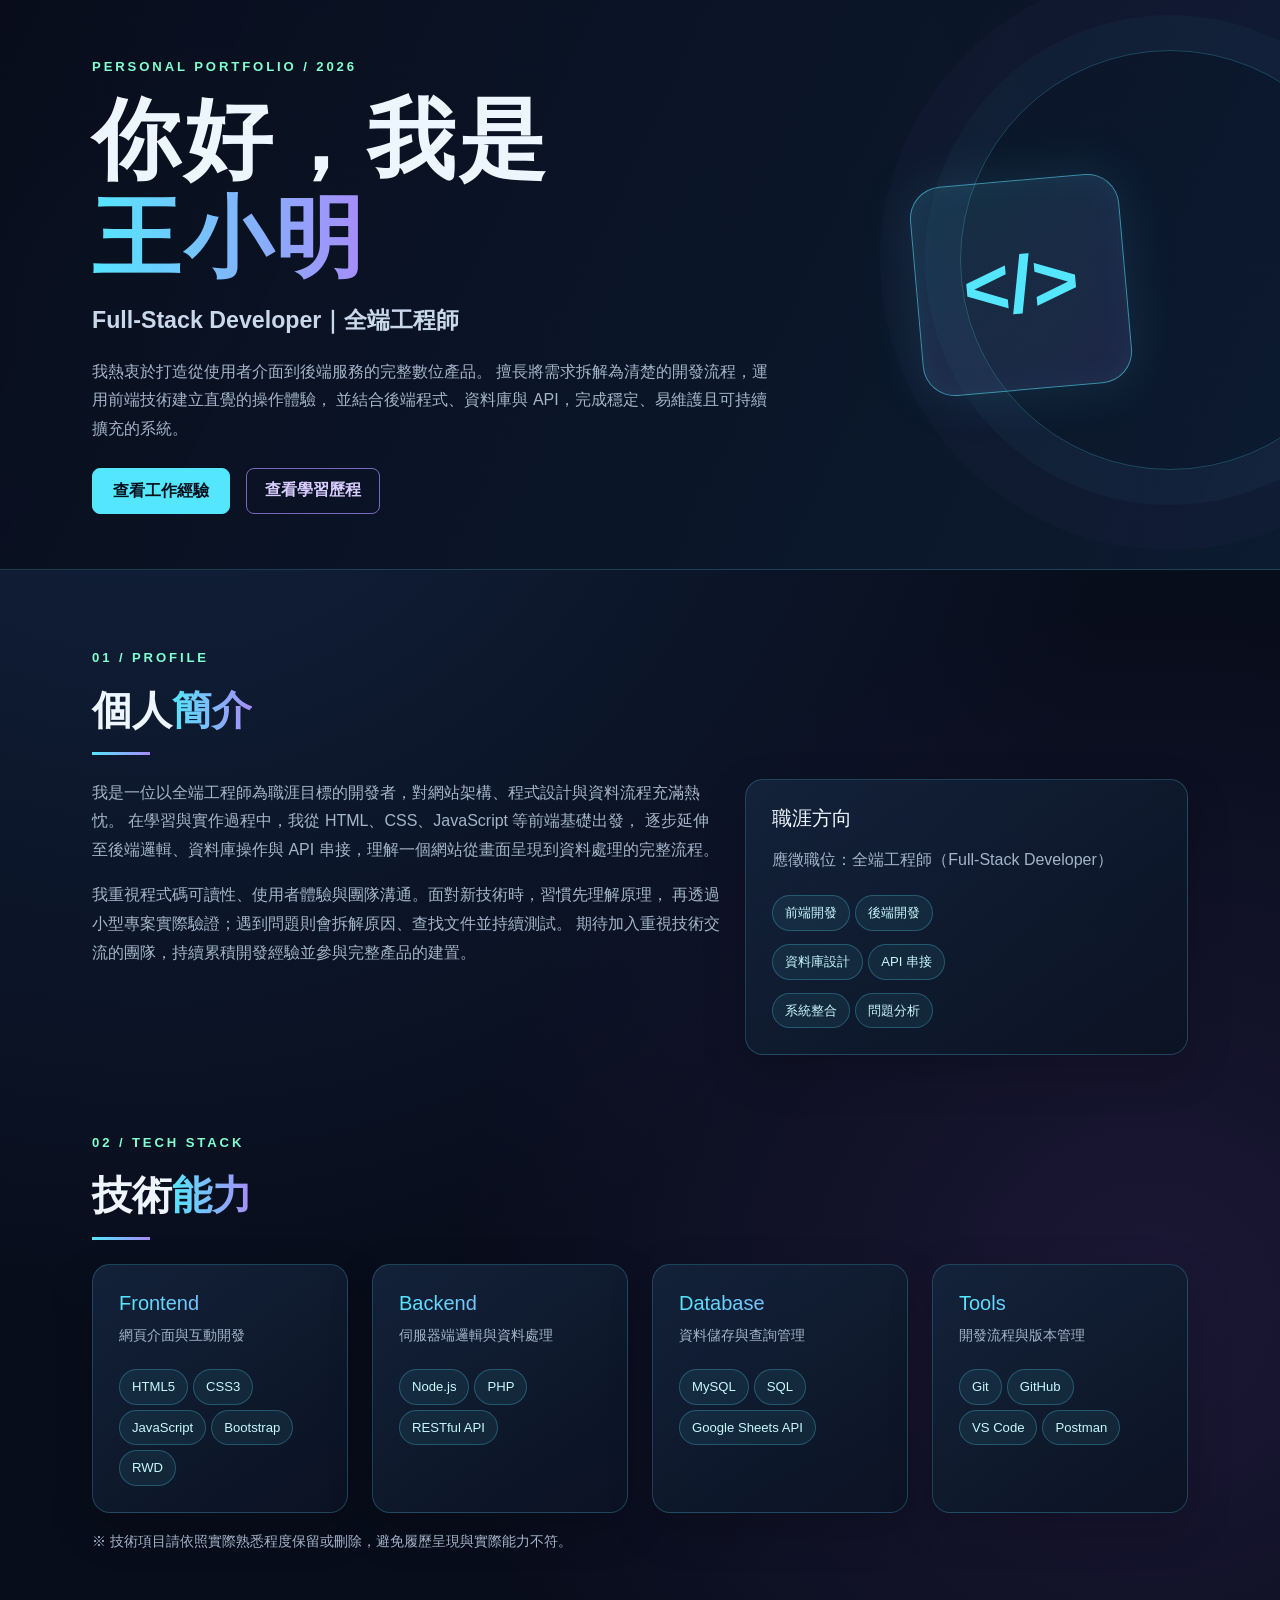
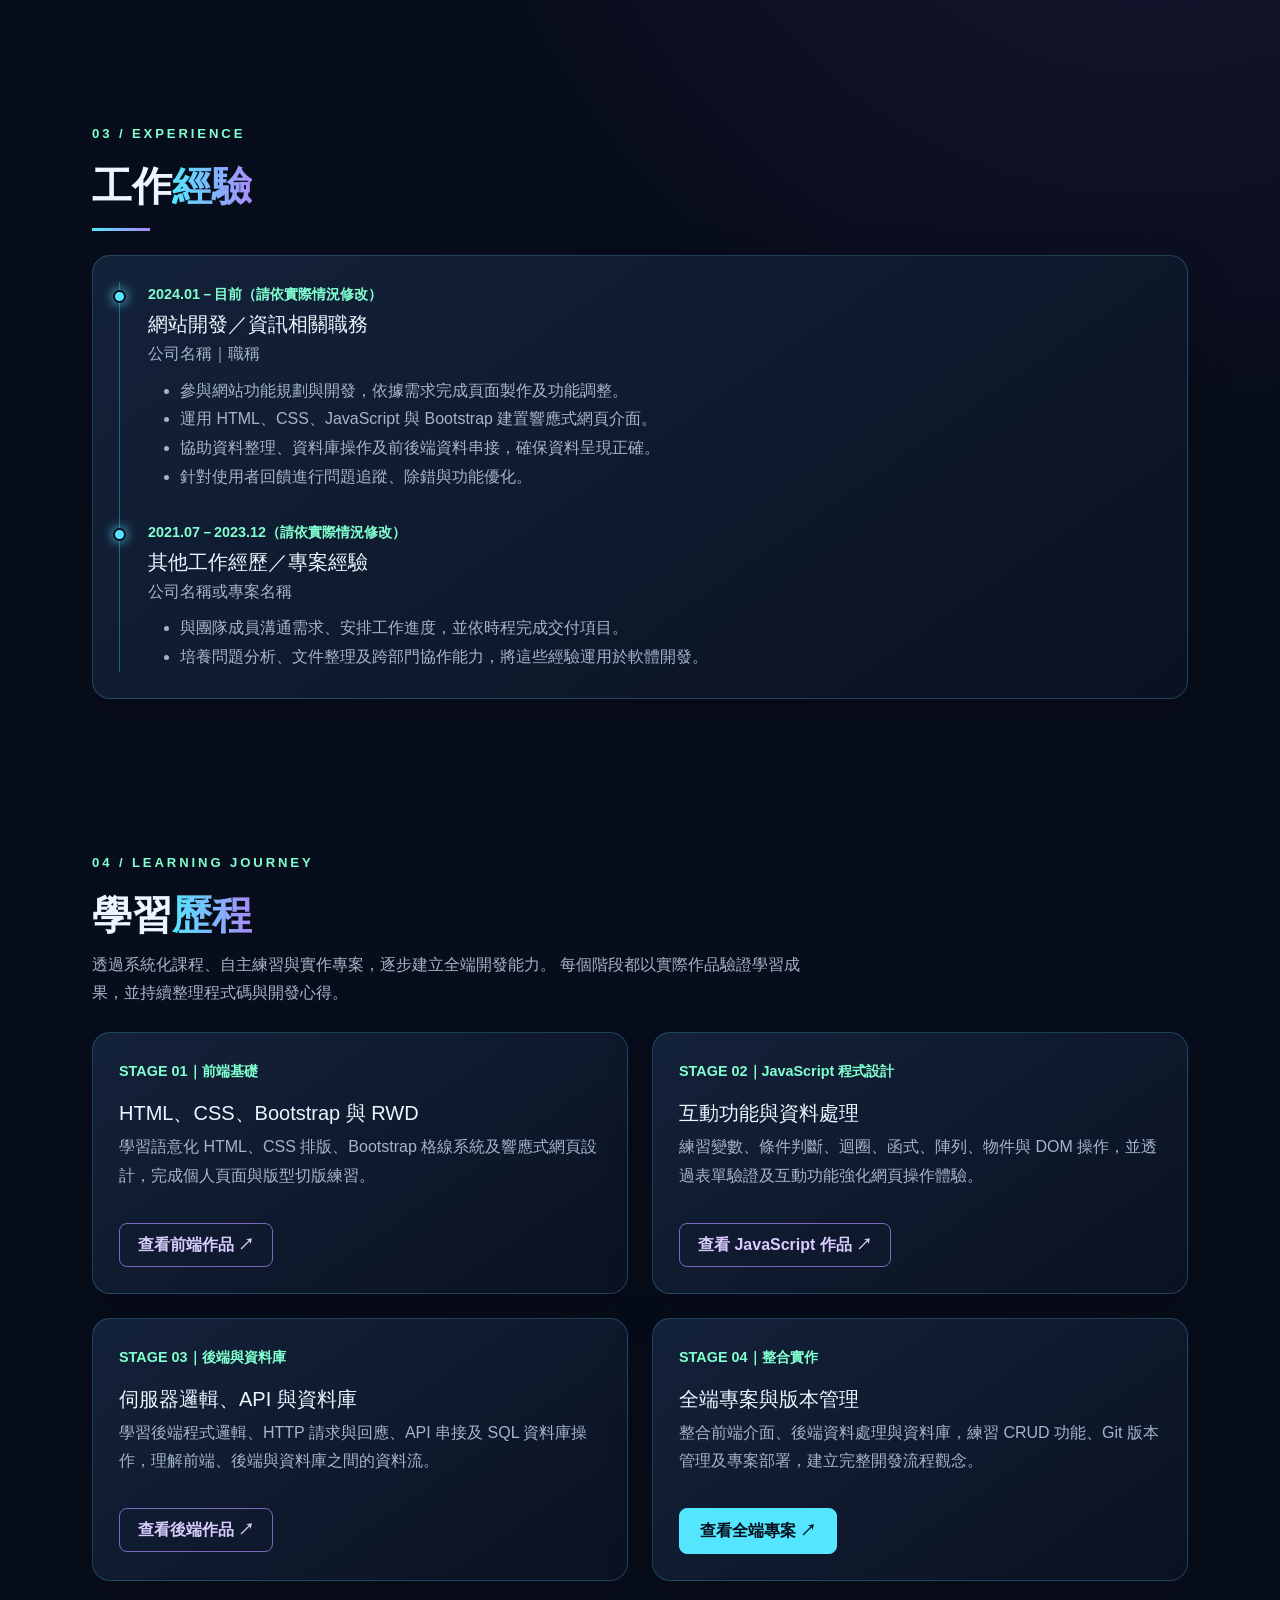
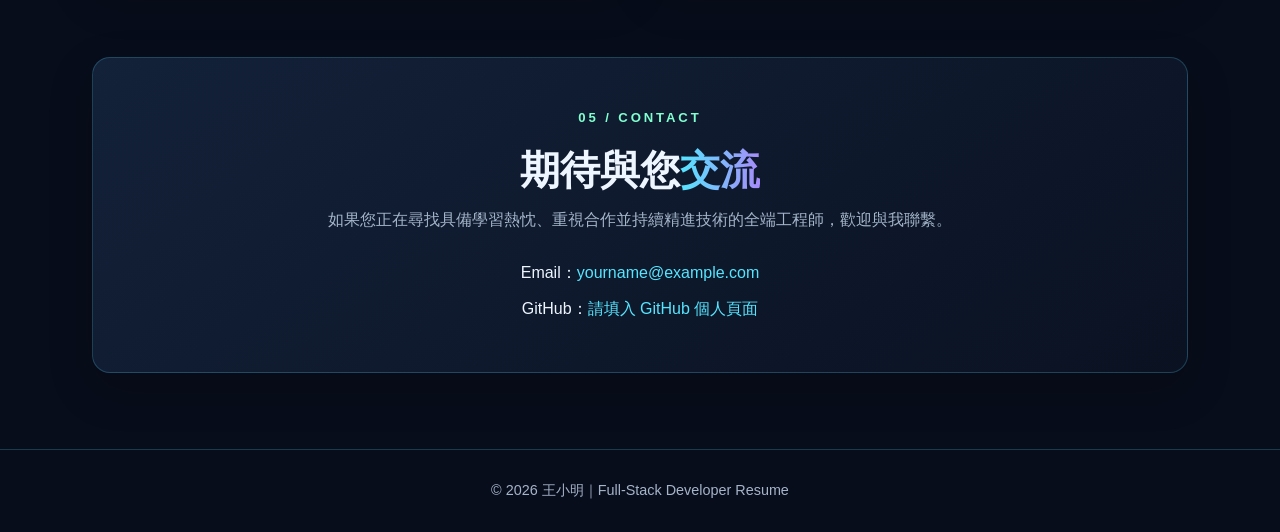
<file: index.html>
<!DOCTYPE html>
<html lang="zh-TW">
<head>
  <meta charset="UTF-8">
  <meta name="viewport" content="width=device-width, initial-scale=1.0">
  <meta name="description" content="全端工程師個人履歷，包含個人簡介、技術能力、工作經驗、學習歷程與作品集。">
  <title>個人履歷｜全端工程師</title>

  <!-- Bootstrap 5：僅使用 Bootstrap 與自訂 CSS，不使用其他框架 -->
  <link href="https://cdn.jsdelivr.net/npm/bootstrap@5.3.3/dist/css/bootstrap.min.css" rel="stylesheet">

  <style>
    /* CSS:GLOBAL-START */
    :root {
      --bg: #080d1b;
      --bg-soft: #0e1729;
      --panel: rgba(18, 30, 51, 0.88);
      --line: rgba(89, 221, 255, 0.22);
      --cyan: #55e6ff;
      --purple: #a78bfa;
      --green: #80ffcf;
      --text: #edf5ff;
      --muted: #a4b4c9;
    }

    * { box-sizing: border-box; }

    html { scroll-behavior: smooth; }

    body {
      margin: 0;
      color: var(--text);
      background:
        radial-gradient(circle at 12% 8%, rgba(54, 112, 190, .22), transparent 28%),
        radial-gradient(circle at 90% 35%, rgba(128, 75, 190, .16), transparent 26%),
        var(--bg);
      font-family: "Noto Sans TC", "Microsoft JhengHei", sans-serif;
      line-height: 1.8;
    }

    a { text-decoration: none; }

    .resume-container { max-width: 1120px; }

    .eyebrow {
      color: var(--green);
      font-size: .82rem;
      font-weight: 700;
      letter-spacing: .22em;
      text-transform: uppercase;
    }

    .gradient-text {
      color: var(--cyan);
      background: linear-gradient(90deg, var(--cyan), var(--purple));
      background-clip: text;
      -webkit-background-clip: text;
      -webkit-text-fill-color: transparent;
    }

    .section-block { padding: 76px 0; }

    .section-title {
      margin-bottom: 12px;
      font-size: clamp(1.8rem, 4vw, 2.5rem);
      font-weight: 800;
    }

    .section-lead { color: var(--muted); max-width: 720px; }

    .tech-card {
      height: 100%;
      padding: 26px;
      border: 1px solid var(--line);
      border-radius: 18px;
      background: linear-gradient(145deg, rgba(20, 35, 59, .95), rgba(11, 19, 35, .94));
      box-shadow: 0 16px 45px rgba(0, 0, 0, .18);
      transition: transform .25s ease, border-color .25s ease;
    }

    .tech-card:hover {
      transform: translateY(-5px);
      border-color: rgba(85, 230, 255, .65);
    }

    .accent-line {
      width: 58px;
      height: 3px;
      margin: 18px 0 24px;
      background: linear-gradient(90deg, var(--cyan), var(--purple));
    }

    .muted { color: var(--muted); }

    .tag {
      display: inline-block;
      margin: 5px 5px 0 0;
      padding: 5px 12px;
      border: 1px solid rgba(85, 230, 255, .25);
      border-radius: 999px;
      color: #c9f7ff;
      background: rgba(85, 230, 255, .07);
      font-size: .82rem;
    }

    .btn-tech {
      padding: 10px 20px;
      border: 1px solid var(--cyan);
      border-radius: 8px;
      color: #06111d;
      background: var(--cyan);
      font-weight: 800;
      transition: .2s ease;
    }

    .btn-tech:hover {
      border-color: var(--green);
      color: #06111d;
      background: var(--green);
      box-shadow: 0 0 22px rgba(85, 230, 255, .25);
    }

    .btn-outline-tech {
      padding: 9px 18px;
      border: 1px solid rgba(167, 139, 250, .7);
      border-radius: 8px;
      color: #d9ccff;
      background: transparent;
      font-weight: 700;
    }

    .btn-outline-tech:hover {
      color: #fff;
      background: rgba(167, 139, 250, .18);
    }
    /* CSS:GLOBAL-END */

    /* CSS:HERO-START */
    .hero {
      position: relative;
      min-height: 570px;
      display: flex;
      align-items: center;
      overflow: hidden;
      border-bottom: 1px solid var(--line);
      background:
        linear-gradient(115deg, rgba(8, 13, 27, .96), rgba(13, 28, 51, .88)),
        repeating-linear-gradient(0deg, transparent, transparent 49px, rgba(85, 230, 255, .06) 50px),
        repeating-linear-gradient(90deg, transparent, transparent 49px, rgba(85, 230, 255, .06) 50px);
    }

    .hero::after {
      content: "";
      position: absolute;
      width: 420px;
      height: 420px;
      right: -100px;
      top: 50px;
      border: 1px solid rgba(85, 230, 255, .24);
      border-radius: 50%;
      box-shadow: 0 0 0 35px rgba(85, 230, 255, .035), 0 0 0 80px rgba(167, 139, 250, .025);
      pointer-events: none;
    }

    .hero-content { position: relative; z-index: 1; }

    .hero-title {
      margin: 12px 0;
      font-size: clamp(2.8rem, 8vw, 5.5rem);
      font-weight: 900;
      line-height: 1.12;
      letter-spacing: .04em;
    }

    .hero-subtitle {
      color: #c9d8eb;
      font-size: clamp(1.1rem, 2vw, 1.45rem);
    }

    .hero-description { max-width: 690px; color: var(--muted); }

    .hero-symbol {
      width: 210px;
      height: 210px;
      display: grid;
      place-items: center;
      margin: auto;
      border: 1px solid rgba(85, 230, 255, .55);
      border-radius: 32px;
      color: var(--cyan);
      background: linear-gradient(145deg, rgba(85, 230, 255, .12), rgba(167, 139, 250, .12));
      box-shadow: 0 0 55px rgba(85, 230, 255, .12), inset 0 0 35px rgba(85, 230, 255, .06);
      font-size: 5rem;
      font-weight: 900;
      transform: rotate(-5deg);
    }
    /* CSS:HERO-END */

    .timeline {
      position: relative;
      padding-left: 28px;
      border-left: 1px solid rgba(85, 230, 255, .35);
    }

    .timeline-item {
      position: relative;
      margin-bottom: 28px;
    }

    .timeline-item:last-child { margin-bottom: 0; }

    .timeline-item::before {
      content: "";
      position: absolute;
      top: 8px;
      left: -35px;
      width: 13px;
      height: 13px;
      border: 2px solid var(--bg);
      border-radius: 50%;
      background: var(--cyan);
      box-shadow: 0 0 12px var(--cyan);
    }

    .timeline-date { color: var(--green); font-size: .9rem; font-weight: 700; }

    .skill-name { display: flex; justify-content: space-between; color: #dce9f7; }
    .progress {
      height: 7px;
      margin: 8px 0 18px;
      background: #1b2a40;
    }
    .progress-bar { background: linear-gradient(90deg, var(--cyan), var(--purple)); }

    .contact-link { color: var(--cyan); overflow-wrap: anywhere; }
    .contact-link:hover { color: var(--green); }

    .footer {
      padding: 28px 0;
      border-top: 1px solid var(--line);
      color: var(--muted);
      text-align: center;
      font-size: .9rem;
    }

    @media (max-width: 767.98px) {
      .section-block { padding: 55px 0; }
      .hero { min-height: auto; padding: 82px 0; }
      .hero-symbol { width: 135px; height: 135px; margin-top: 38px; font-size: 3.4rem; }
      .hero::after { width: 260px; height: 260px; right: -150px; top: 30px; }
    }
    /* CSS:RESPONSIVE-END */
  </style>
</head>

<body>
  <main>
    <!-- SECTION:HERO-START -->
    <header class="hero">
      <div class="container resume-container hero-content">
        <div class="row align-items-center g-5">
          <div class="col-lg-8">
            <p class="eyebrow mb-2">PERSONAL PORTFOLIO / 2026</p>
            <h1 class="hero-title">你好，我是<br><span class="gradient-text">王小明</span></h1>
            <p class="hero-subtitle fw-semibold mb-3">Full-Stack Developer｜全端工程師</p>
            <p class="hero-description mb-4">
              我熱衷於打造從使用者介面到後端服務的完整數位產品。
              擅長將需求拆解為清楚的開發流程，運用前端技術建立直覺的操作體驗，
              並結合後端程式、資料庫與 API，完成穩定、易維護且可持續擴充的系統。
            </p>
            <div class="d-flex flex-wrap gap-3">
              <a class="btn btn-tech" href="#experience">查看工作經驗</a>
              <a class="btn btn-outline-tech" href="#learning">查看學習歷程</a>
            </div>
          </div>
          <div class="col-lg-4 d-none d-md-block">
            <div class="hero-symbol" aria-label="程式碼符號">&lt;/&gt;</div>
          </div>
        </div>
      </div>
    </header>
    <!-- SECTION:HERO-END -->

    <!-- SECTION:PROFILE-START -->
    <section class="section-block" id="profile">
      <div class="container resume-container">
        <p class="eyebrow">01 / PROFILE</p>
        <h2 class="section-title">個人<span class="gradient-text">簡介</span></h2>
        <div class="accent-line"></div>
        <div class="row g-4">
          <div class="col-lg-7">
            <p class="section-lead">
              我是一位以全端工程師為職涯目標的開發者，對網站架構、程式設計與資料流程充滿熱忱。
              在學習與實作過程中，我從 HTML、CSS、JavaScript 等前端基礎出發，
              逐步延伸至後端邏輯、資料庫操作與 API 串接，理解一個網站從畫面呈現到資料處理的完整流程。
            </p>
            <p class="muted">
              我重視程式碼可讀性、使用者體驗與團隊溝通。面對新技術時，習慣先理解原理，
              再透過小型專案實際驗證；遇到問題則會拆解原因、查找文件並持續測試。
              期待加入重視技術交流的團隊，持續累積開發經驗並參與完整產品的建置。
            </p>
          </div>
          <div class="col-lg-5">
            <div class="tech-card">
              <h3 class="h5 mb-3">職涯方向</h3>
              <p class="muted mb-3">應徵職位：全端工程師（Full-Stack Developer）</p>
              <div class="mb-2"><span class="tag">前端開發</span><span class="tag">後端開發</span></div>
              <div class="mb-2"><span class="tag">資料庫設計</span><span class="tag">API 串接</span></div>
              <div><span class="tag">系統整合</span><span class="tag">問題分析</span></div>
            </div>
          </div>
        </div>
      </div>
    </section>
    <!-- SECTION:PROFILE-END -->

    <!-- SECTION:SKILLS-START -->
    <section class="section-block pt-0" id="skills">
      <div class="container resume-container">
        <p class="eyebrow">02 / TECH STACK</p>
        <h2 class="section-title">技術<span class="gradient-text">能力</span></h2>
        <div class="accent-line"></div>
        <div class="row g-4">
          <div class="col-md-6 col-lg-3">
            <div class="tech-card">
              <h3 class="h5 gradient-text">Frontend</h3>
              <p class="muted small">網頁介面與互動開發</p>
              <span class="tag">HTML5</span><span class="tag">CSS3</span>
              <span class="tag">JavaScript</span><span class="tag">Bootstrap</span><span class="tag">RWD</span>
            </div>
          </div>
          <div class="col-md-6 col-lg-3">
            <div class="tech-card">
              <h3 class="h5 gradient-text">Backend</h3>
              <p class="muted small">伺服器端邏輯與資料處理</p>
              <span class="tag">Node.js</span><span class="tag">PHP</span>
              <span class="tag">RESTful API</span>
            </div>
          </div>
          <div class="col-md-6 col-lg-3">
            <div class="tech-card">
              <h3 class="h5 gradient-text">Database</h3>
              <p class="muted small">資料儲存與查詢管理</p>
              <span class="tag">MySQL</span><span class="tag">SQL</span>
              <span class="tag">Google Sheets API</span>
            </div>
          </div>
          <div class="col-md-6 col-lg-3">
            <div class="tech-card">
              <h3 class="h5 gradient-text">Tools</h3>
              <p class="muted small">開發流程與版本管理</p>
              <span class="tag">Git</span><span class="tag">GitHub</span>
              <span class="tag">VS Code</span><span class="tag">Postman</span>
            </div>
          </div>
        </div>
        <p class="muted small mt-3">※ 技術項目請依照實際熟悉程度保留或刪除，避免履歷呈現與實際能力不符。</p>
      </div>
    </section>
    <!-- SECTION:SKILLS-END -->

    <!-- SECTION:EXPERIENCE-START -->
    <section class="section-block" id="experience">
      <div class="container resume-container">
        <p class="eyebrow">03 / EXPERIENCE</p>
        <h2 class="section-title">工作<span class="gradient-text">經驗</span></h2>
        <div class="accent-line"></div>
        <div class="tech-card">
          <div class="timeline">
            <article class="timeline-item">
              <p class="timeline-date mb-1">2024.01－目前（請依實際情況修改）</p>
              <h3 class="h5 mb-1">網站開發／資訊相關職務</h3>
              <p class="muted mb-2">公司名稱｜職稱</p>
              <ul class="muted mb-0">
                <li>參與網站功能規劃與開發，依據需求完成頁面製作及功能調整。</li>
                <li>運用 HTML、CSS、JavaScript 與 Bootstrap 建置響應式網頁介面。</li>
                <li>協助資料整理、資料庫操作及前後端資料串接，確保資料呈現正確。</li>
                <li>針對使用者回饋進行問題追蹤、除錯與功能優化。</li>
              </ul>
            </article>
            <article class="timeline-item">
              <p class="timeline-date mb-1">2021.07－2023.12（請依實際情況修改）</p>
              <h3 class="h5 mb-1">其他工作經歷／專案經驗</h3>
              <p class="muted mb-2">公司名稱或專案名稱</p>
              <ul class="muted mb-0">
                <li>與團隊成員溝通需求、安排工作進度，並依時程完成交付項目。</li>
                <li>培養問題分析、文件整理及跨部門協作能力，將這些經驗運用於軟體開發。</li>
              </ul>
            </article>
          </div>
        </div>
      </div>
    </section>
    <!-- SECTION:EXPERIENCE-END -->

    <!-- SECTION:LEARNING-START -->
    <section class="section-block" id="learning">
      <div class="container resume-container">
        <p class="eyebrow">04 / LEARNING JOURNEY</p>
        <h2 class="section-title">學習<span class="gradient-text">歷程</span></h2>
        <p class="section-lead mb-4">
          透過系統化課程、自主練習與實作專案，逐步建立全端開發能力。
          每個階段都以實際作品驗證學習成果，並持續整理程式碼與開發心得。
        </p>
        <div class="row g-4">
          <div class="col-md-6">
            <article class="tech-card">
              <p class="timeline-date">STAGE 01｜前端基礎</p>
              <h3 class="h5">HTML、CSS、Bootstrap 與 RWD</h3>
              <p class="muted">學習語意化 HTML、CSS 排版、Bootstrap 格線系統及響應式網頁設計，完成個人頁面與版型切版練習。</p>
              <!-- 請將 href 改成自己的作品路徑，例如：works/frontend/index.html -->
              <a class="btn btn-outline-tech mt-3" href="請替換成你的前端作品路徑" target="_blank" rel="noopener">查看前端作品 ↗</a>
            </article>
          </div>
          <div class="col-md-6">
            <article class="tech-card">
              <p class="timeline-date">STAGE 02｜JavaScript 程式設計</p>
              <h3 class="h5">互動功能與資料處理</h3>
              <p class="muted">練習變數、條件判斷、迴圈、函式、陣列、物件與 DOM 操作，並透過表單驗證及互動功能強化網頁操作體驗。</p>
              <!-- 請將 href 改成自己的作品路徑 -->
              <a class="btn btn-outline-tech mt-3" href="請替換成你的 JavaScript 作品路徑" target="_blank" rel="noopener">查看 JavaScript 作品 ↗</a>
            </article>
          </div>
          <div class="col-md-6">
            <article class="tech-card">
              <p class="timeline-date">STAGE 03｜後端與資料庫</p>
              <h3 class="h5">伺服器邏輯、API 與資料庫</h3>
              <p class="muted">學習後端程式邏輯、HTTP 請求與回應、API 串接及 SQL 資料庫操作，理解前端、後端與資料庫之間的資料流。</p>
              <!-- 請將 href 改成自己的作品路徑 -->
              <a class="btn btn-outline-tech mt-3" href="請替換成你的後端作品路徑" target="_blank" rel="noopener">查看後端作品 ↗</a>
            </article>
          </div>
          <div class="col-md-6">
            <article class="tech-card">
              <p class="timeline-date">STAGE 04｜整合實作</p>
              <h3 class="h5">全端專案與版本管理</h3>
              <p class="muted">整合前端介面、後端資料處理與資料庫，練習 CRUD 功能、Git 版本管理及專案部署，建立完整開發流程觀念。</p>
              <!-- 請將 href 改成自己的完整專案路徑 -->
              <a class="btn btn-tech mt-3" href="請替換成你的全端專案路徑" target="_blank" rel="noopener">查看全端專案 ↗</a>
            </article>
          </div>
        </div>
      </div>
    </section>
    <!-- SECTION:LEARNING-END -->

    <!-- SECTION:CONTACT-START -->
    <section class="section-block pt-0" id="contact">
      <div class="container resume-container">
        <div class="tech-card text-center py-5">
          <p class="eyebrow">05 / CONTACT</p>
          <h2 class="section-title">期待與您<span class="gradient-text">交流</span></h2>
          <p class="muted mb-4">如果您正在尋找具備學習熱忱、重視合作並持續精進技術的全端工程師，歡迎與我聯繫。</p>
          <p class="mb-2">Email：<a class="contact-link" href="mailto:yourname@example.com">yourname@example.com</a></p>
          <p class="mb-0">GitHub：<a class="contact-link" href="請替換成你的GitHub網址" target="_blank" rel="noopener">請填入 GitHub 個人頁面</a></p>
        </div>
      </div>
    </section>
    <!-- SECTION:CONTACT-END -->
  </main>

  <footer class="footer">
    <div class="container">© 2026 王小明｜Full-Stack Developer Resume</div>
  </footer>
</body>
</html>
</file>
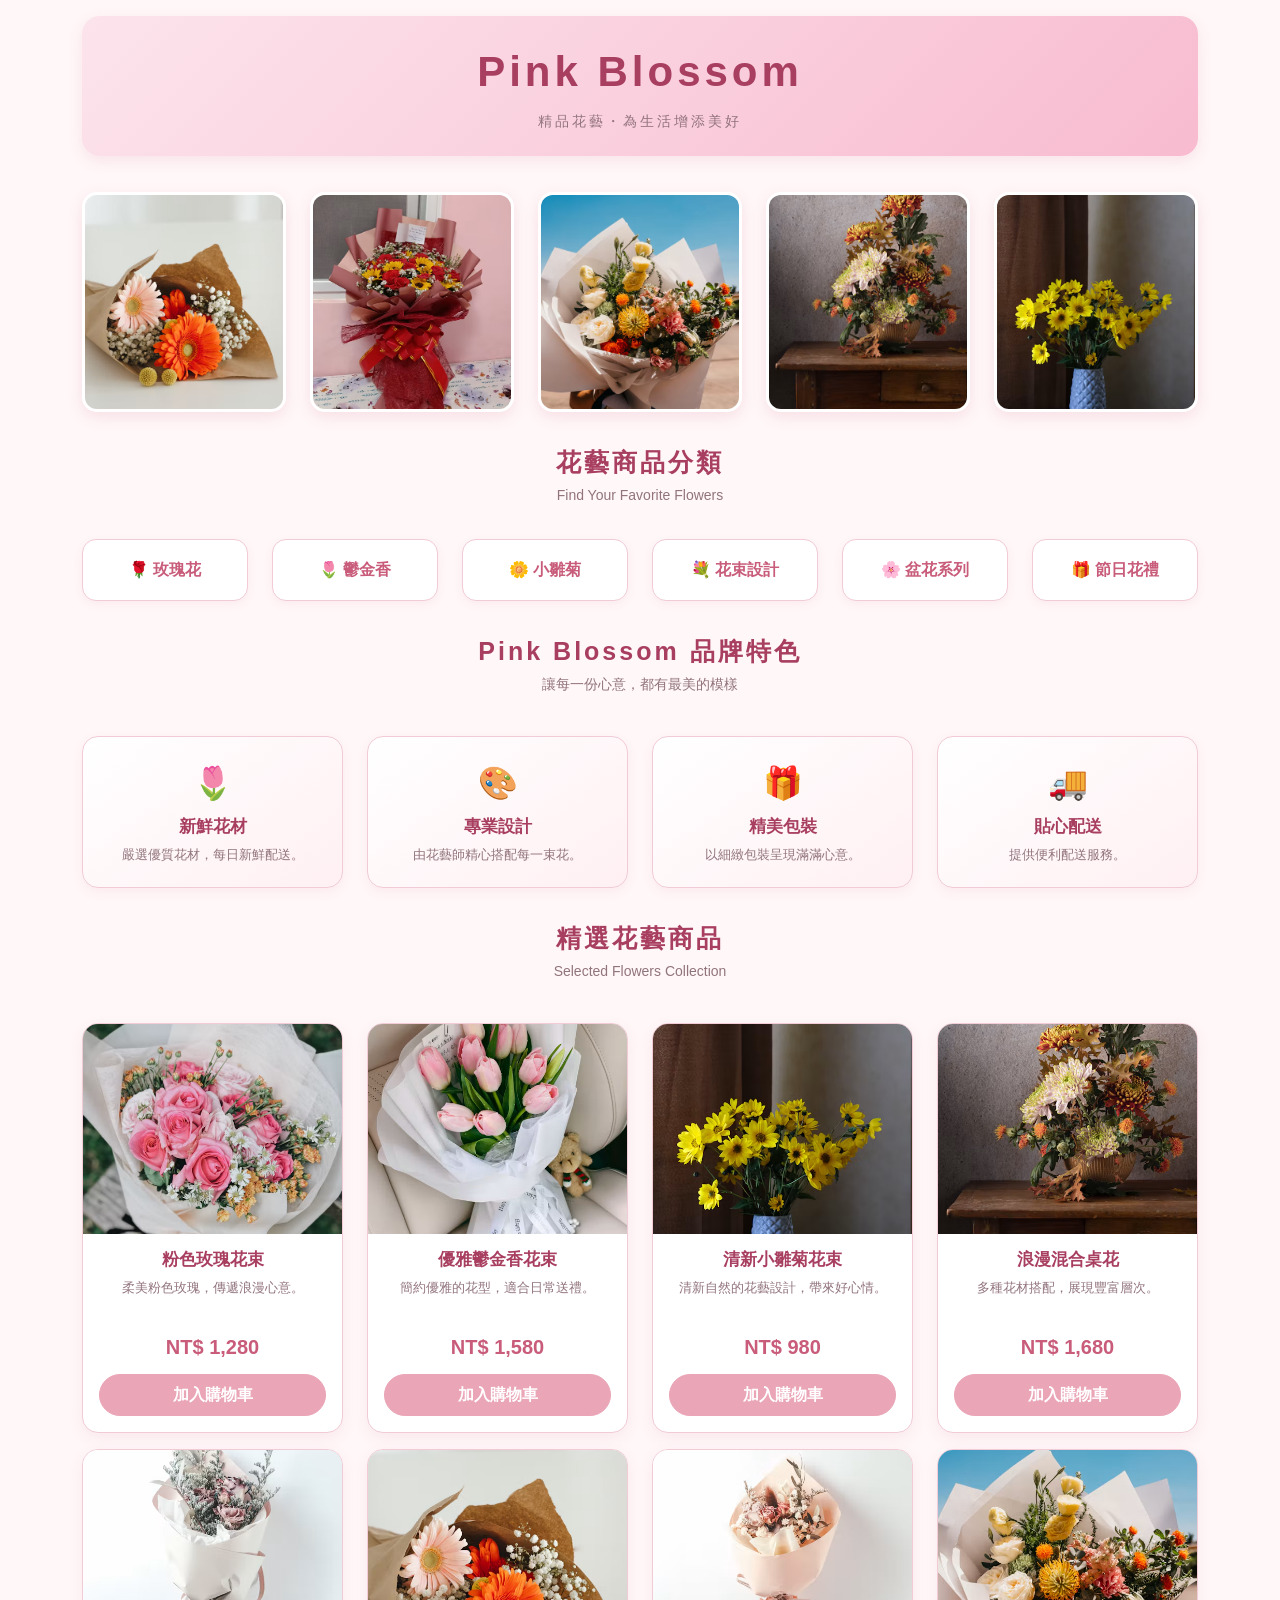
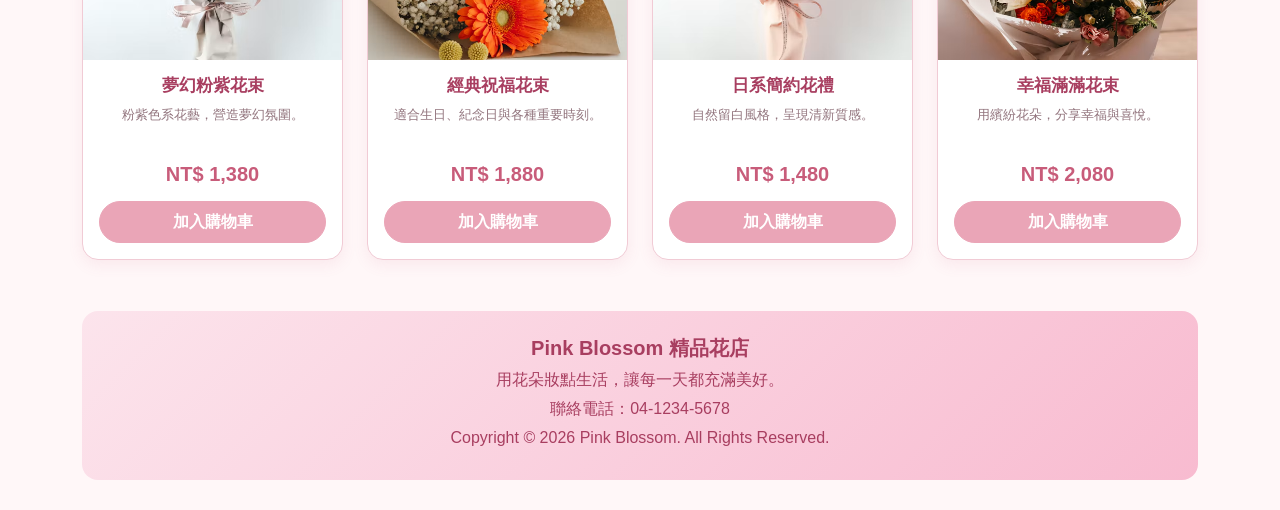
<file: 1151030-ch06-ex03-AI01.html>
<!DOCTYPE html>
<html lang="zh-TW">

<head>
    <meta charset="UTF-8">
    <meta name="viewport" content="width=device-width, initial-scale=1.0">
    <title>Pink Blossom 精品花店</title>

    <!-- Bootstrap CSS -->
    <link rel="stylesheet" href="css/bootstrap.min.css">

    <!-- 自訂 CSS -->
    <link rel="stylesheet" href="css/myall.css">

    <style>
        /* ================================
           全站基本設定
        ================================= */
        :root {
            --pink-bg: #fff7f8;
            --pink-light: #fce4ec;
            --pink-main: #eaa5b7;
            --pink-dark: #c85c7a;
            --pink-deep: #a83e60;
            --pink-border: #f1cbd5;
            --purple-light: #f0e5f1;
            --text-main: #59434a;
            --text-light: #92747d;
            --white: #ffffff;
        }

        body {
            background-color: var(--pink-bg);
            color: var(--text-main);
            font-family: "Microsoft JhengHei", sans-serif;
        }

        .container {
            padding-bottom: 30px;
        }

        /* ================================
           CSS: HEADER-START
        ================================= */
        .box01 {
            min-height: 140px;
            background: linear-gradient(135deg, #fce4ec, #f8bbd0);
            border-radius: 18px;
            color: var(--pink-deep);
            font-size: 42px;
            font-weight: 900;
            text-align: center;
            display: flex;
            align-items: center;
            justify-content: center;
            letter-spacing: 4px;
            box-shadow: 0 5px 15px rgba(200, 92, 122, 0.12);
        }

        .brand-subtitle {
            display: block;
            font-size: 14px;
            font-weight: 500;
            letter-spacing: 3px;
            margin-top: 8px;
            color: var(--text-light);
        }

        /* CSS: HEADER-END */

        /* ================================
           CSS: FLOWER-GALLERY-START
           Header 下方五張照片
        ================================= */
        .flower-gallery {
            margin-top: 20px;
            margin-bottom: 25px;
        }

        .flower-gallery img {
            width: 100%;
            height: 220px;
            object-fit: cover;
            border-radius: 15px;
            border: 3px solid white;
            box-shadow: 0 5px 15px rgba(200, 92, 122, 0.15);
            transition: 0.3s;
        }

        .flower-gallery img:hover {
            transform: translateY(-6px);
            box-shadow: 0 10px 20px rgba(200, 92, 122, 0.25);
        }

        /* CSS: FLOWER-GALLERY-END */

        /* ================================
           CSS: SECTION-TITLE-START
        ================================= */
        .section-title {
            color: var(--pink-deep);
            font-size: 25px;
            font-weight: 800;
            text-align: center;
            margin-top: 35px;
            margin-bottom: 20px;
            letter-spacing: 3px;
        }

        .section-subtitle {
            color: var(--text-light);
            font-size: 14px;
            text-align: center;
            margin-top: -12px;
            margin-bottom: 25px;
        }

        /* CSS: SECTION-TITLE-END */

        /* ================================
           CSS: CATEGORY-START
        ================================= */
        .category-box {
            background-color: var(--white);
            border: 1px solid var(--pink-border);
            border-radius: 14px;
            padding: 18px 8px;
            text-align: center;
            color: var(--pink-dark);
            font-weight: 700;
            box-shadow: 0 3px 10px rgba(200, 92, 122, 0.08);
            transition: 0.3s;
        }

        .category-box:hover {
            background-color: var(--pink-light);
            transform: translateY(-4px);
        }

        /* CSS: CATEGORY-END */

        /* ================================
           CSS: FEATURES-START
        ================================= */
        .feature-box {
            height: 100%;
            background: linear-gradient(145deg, #ffffff, #fff0f3);
            border: 1px solid var(--pink-border);
            border-radius: 16px;
            padding: 22px 15px;
            text-align: center;
            box-shadow: 0 4px 12px rgba(200, 92, 122, 0.08);
        }

        .feature-icon {
            font-size: 32px;
            margin-bottom: 10px;
        }

        .feature-box h5 {
            color: var(--pink-deep);
            font-size: 17px;
            font-weight: 800;
        }

        .feature-box p {
            color: var(--text-light);
            font-size: 13px;
            margin-bottom: 0;
        }

        /* CSS: FEATURES-END */

        /* ================================
           CSS: PRODUCT-START
        ================================= */
        .product-card {
            height: 100%;
            overflow: hidden;
            background-color: var(--white);
            border: 1px solid var(--pink-border);
            border-radius: 16px;
            box-shadow: 0 5px 15px rgba(200, 92, 122, 0.09);
            transition: 0.3s;
        }

        .product-card:hover {
            transform: translateY(-5px);
            box-shadow: 0 10px 22px rgba(200, 92, 122, 0.17);
        }

        .product-card img {
            width: 100%;
            height: 210px;
            object-fit: cover;
        }

        .product-info {
            padding: 16px;
            text-align: center;
        }

        .product-info h5 {
            color: var(--pink-deep);
            font-size: 17px;
            font-weight: 800;
            margin-bottom: 8px;
        }

        .product-info p {
            color: var(--text-light);
            font-size: 13px;
            min-height: 38px;
        }

        .product-price {
            color: var(--pink-dark);
            font-size: 20px;
            font-weight: 800;
            margin-bottom: 12px;
        }

        .btn-pink {
            width: 100%;
            background-color: var(--pink-main);
            border: 1px solid var(--pink-main);
            color: white;
            border-radius: 25px;
            padding: 8px 15px;
            font-weight: 700;
            transition: 0.3s;
        }

        .btn-pink:hover {
            background-color: var(--pink-deep);
            border-color: var(--pink-deep);
            color: white;
        }

        /* CSS: PRODUCT-END */

        /* ================================
           CSS: FOOTER-START
        ================================= */
        .footer-box {
            background: linear-gradient(135deg, #fce4ec, #f8bbd0);
            color: var(--pink-deep);
            border-radius: 16px;
            padding: 25px 15px;
            text-align: center;
            margin-top: 35px;
        }

        .footer-box p {
            margin-bottom: 5px;
        }

        /* CSS: FOOTER-END */

        /* ================================
           RWD 響應式設定
        ================================= */
        @media (max-width: 576px) {
            .box01 {
                min-height: 110px;
                font-size: 30px;
                letter-spacing: 2px;
            }

            .flower-gallery img {
                height: 160px;
            }

            .product-card img {
                height: 180px;
            }

            .section-title {
                font-size: 21px;
            }
        }
    </style>
</head>

<body>

    <div class="container">

        <!-- =================================
             HEADER：品牌標題
        ================================== -->
        <div class="row">
            <div class="col-12 mt-3 d-md-none d-lg-block">
                <div class="box01">
                    <div>
                        Pink Blossom
                        <span class="brand-subtitle">精品花藝・為生活增添美好</span>
                    </div>
                </div>
            </div>
        </div>

        <!-- =================================
             FLOWER GALLERY：Header 下方五張照片
        ================================== -->
        <div class="row flower-gallery">

            <div class="col-6 col-md mt-3">
                <img src="images/f1.avif" alt="精品花藝作品一">
            </div>

            <div class="col-6 col-md mt-3">
                <img src="images/f2.avif" alt="精品花藝作品二">
            </div>

            <div class="col-6 col-md mt-3">
                <img src="images/f3.avif" alt="精品花藝作品三">
            </div>

            <div class="col-6 col-md mt-3">
                <img src="images/f4.avif" alt="精品花藝作品四">
            </div>

            <div class="col-6 col-md mt-3">
                <img src="images/f5.avif" alt="精品花藝作品五">
            </div>

        </div>

        <!-- =================================
             CATEGORY：花卉分類
        ================================== -->
        <h2 class="section-title">花藝商品分類</h2>
        <p class="section-subtitle">Find Your Favorite Flowers</p>

        <div class="row">

            <div class="col-sm mt-2">
                <div class="category-box">🌹 玫瑰花</div>
            </div>

            <div class="col-sm mt-2">
                <div class="category-box">🌷 鬱金香</div>
            </div>

            <div class="col-sm mt-2">
                <div class="category-box">🌼 小雛菊</div>
            </div>

            <div class="col-sm mt-2">
                <div class="category-box">💐 花束設計</div>
            </div>

            <div class="col-sm mt-2">
                <div class="category-box">🌸 盆花系列</div>
            </div>

            <div class="col-sm mt-2">
                <div class="category-box">🎁 節日花禮</div>
            </div>

        </div>

        <!-- =================================
             FEATURES：品牌特色
        ================================== -->
        <h2 class="section-title">Pink Blossom 品牌特色</h2>
        <p class="section-subtitle">讓每一份心意，都有最美的模樣</p>

        <div class="row">

            <div class="col-sm-6 col-lg-3 col-xxl-2 mt-3">
                <div class="feature-box">
                    <div class="feature-icon">🌷</div>
                    <h5>新鮮花材</h5>
                    <p>嚴選優質花材，每日新鮮配送。</p>
                </div>
            </div>

            <div class="col-sm-6 col-lg-3 col-xxl-2 mt-3">
                <div class="feature-box">
                    <div class="feature-icon">🎨</div>
                    <h5>專業設計</h5>
                    <p>由花藝師精心搭配每一束花。</p>
                </div>
            </div>

            <div class="col-sm-6 col-lg-3 col-xxl-2 mt-3">
                <div class="feature-box">
                    <div class="feature-icon">🎁</div>
                    <h5>精美包裝</h5>
                    <p>以細緻包裝呈現滿滿心意。</p>
                </div>
            </div>

            <div class="col-sm-6 col-lg-3 col-xxl-2 mt-3">
                <div class="feature-box">
                    <div class="feature-icon">🚚</div>
                    <h5>貼心配送</h5>
                    <p>提供便利配送服務。</p>
                </div>
            </div>

            <div class="col-sm-6 col-lg-3 col-xxl-2 mt-3 d-none d-xxl-block">
                <div class="feature-box">
                    <div class="feature-icon">💗</div>
                    <h5>客製花禮</h5>
                    <p>依照需求打造專屬花禮。</p>
                </div>
            </div>

            <div class="col-sm-6 col-lg-3 col-xxl-2 mt-3 d-none d-xxl-block">
                <div class="feature-box">
                    <div class="feature-icon">🌸</div>
                    <h5>幸福傳遞</h5>
                    <p>用花朵傳達生活中的美好。</p>
                </div>
            </div>

        </div>

        <!-- =================================
             PRODUCT：花藝商品列表
        ================================== -->
        <h2 class="section-title">精選花藝商品</h2>
        <p class="section-subtitle">Selected Flowers Collection</p>

        <div class="row">

            <!-- 商品 1 -->
            <div class="col-md-6 col-xl-3 mt-3">
                <div class="product-card">
                    <img src="images/f6.avif" alt="粉色玫瑰花束">
                    <div class="product-info">
                        <h5>粉色玫瑰花束</h5>
                        <p>柔美粉色玫瑰，傳遞浪漫心意。</p>
                        <div class="product-price">NT$ 1,280</div>
                        <button class="btn btn-pink add-cart">加入購物車</button>
                    </div>
                </div>
            </div>

            <!-- 商品 2 -->
            <div class="col-md-6 col-xl-3 mt-3">
                <div class="product-card">
                    <img src="images/f10.avif" alt="優雅鬱金香花束">
                    <div class="product-info">
                        <h5>優雅鬱金香花束</h5>
                        <p>簡約優雅的花型，適合日常送禮。</p>
                        <div class="product-price">NT$ 1,580</div>
                        <button class="btn btn-pink add-cart">加入購物車</button>
                    </div>
                </div>
            </div>

            <!-- 商品 3 -->
            <div class="col-md-6 col-xl-3 mt-3">
                <div class="product-card">
                    <img src="images/f5.avif" alt="清新小雛菊花束">
                    <div class="product-info">
                        <h5>清新小雛菊花束</h5>
                        <p>清新自然的花藝設計，帶來好心情。</p>
                        <div class="product-price">NT$ 980</div>
                        <button class="btn btn-pink add-cart">加入購物車</button>
                    </div>
                </div>
            </div>

            <!-- 商品 4 -->
            <div class="col-md-6 col-xl-3 mt-3">
                <div class="product-card">
                    <img src="images/f4.avif" alt="浪漫混合花束">
                    <div class="product-info">
                        <h5>浪漫混合桌花</h5>
                        <p>多種花材搭配，展現豐富層次。</p>
                        <div class="product-price">NT$ 1,680</div>
                        <button class="btn btn-pink add-cart">加入購物車</button>
                    </div>
                </div>
            </div>

            <!-- 商品 5 -->
            <div class="col-md-6 col-xl-3 mt-3">
                <div class="product-card">
                    <img src="images/f11.avif" alt="夢幻粉紫花束">
                    <div class="product-info">
                        <h5>夢幻粉紫花束</h5>
                        <p>粉紫色系花藝，營造夢幻氛圍。</p>
                        <div class="product-price">NT$ 1,380</div>
                        <button class="btn btn-pink add-cart">加入購物車</button>
                    </div>
                </div>
            </div>

            <!-- 商品 6 -->
            <div class="col-md-6 col-xl-3 mt-3">
                <div class="product-card">
                    <img src="images/f1.avif" alt="經典祝福花束">
                    <div class="product-info">
                        <h5>經典祝福花束</h5>
                        <p>適合生日、紀念日與各種重要時刻。</p>
                        <div class="product-price">NT$ 1,880</div>
                        <button class="btn btn-pink add-cart">加入購物車</button>
                    </div>
                </div>
            </div>

            <!-- 商品 7 -->
            <div class="col-md-6 col-xl-3 mt-3">
                <div class="product-card">
                    <img src="images/f12.avif" alt="日系簡約花禮">
                    <div class="product-info">
                        <h5>日系簡約花禮</h5>
                        <p>自然留白風格，呈現清新質感。</p>
                        <div class="product-price">NT$ 1,480</div>
                        <button class="btn btn-pink add-cart">加入購物車</button>
                    </div>
                </div>
            </div>

            <!-- 商品 8 -->
            <div class="col-md-6 col-xl-3 mt-3">
                <div class="product-card">
                    <img src="images/f3.avif" alt="幸福滿滿花束">
                    <div class="product-info">
                        <h5>幸福滿滿花束</h5>
                        <p>用繽紛花朵，分享幸福與喜悅。</p>
                        <div class="product-price">NT$ 2,080</div>
                        <button class="btn btn-pink add-cart">加入購物車</button>
                    </div>
                </div>
            </div>

        </div>

        <!-- =================================
             FOOTER：頁尾
        ================================== -->
        <div class="row">
            <div class="col-12 mt-3 d-none d-md-block">
                <div class="footer-box">
                    <h5 class="fw-bold">Pink Blossom 精品花店</h5>
                    <p>用花朵妝點生活，讓每一天都充滿美好。</p>
                    <p>聯絡電話：04-1234-5678</p>
                    <p>Copyright © 2026 Pink Blossom. All Rights Reserved.</p>
                </div>
            </div>
        </div>

    </div>

    <!-- Bootstrap JS -->
    <script src="js/bootstrap.bundle.min.js"></script>

    <!-- 自訂 JavaScript -->
    <script>
        // 取得所有加入購物車按鈕
        const cartButtons = document.querySelectorAll(".add-cart");

        // 購物車商品數量
        let cartCount = 0;

        // 逐一設定按鈕點擊事件
        cartButtons.forEach(function (button) {

            button.addEventListener("click", function () {

                // 商品數量加 1
                cartCount++;

                // 顯示加入購物車訊息
                alert("已加入購物車！目前加入 " + cartCount + " 件商品。");

            });

        });
    </script>

</body>

</html>
</file>
<file: css/myall.css>
@import url('https://fonts.googleapis.com/css2?family=Zen+Maru+Gothic&display=swap');

    *{
          margin: 0;
          padding: 0;
        }

    body{
     font-family: "Zen Maru Gothic", sans-serif;
    }

:root {
    --bg0001: #FFF1E8;       /* 深一點的奶油杏 */
    --bg0002: #FAD9E1;       /* 深櫻花粉 */
    --bg0003: #F3C4D0;       /* 莓果淡粉 */
    --bg0004: #F6D7A8;       /* 蜜糖杏黃 */
    --bg0005: #C9DEC9;       /* 鼠尾草嫩綠 */
    --bg0006: #030303;       /* 黑 */

    --text001: #4A2F35;      /* 深莓果棕 */
    --text002: #76565D;      /* 玫瑰灰棕 */
    --text003: #f7f7f7;      /* 白 */


    --border01: #4A2F35;      /* 深莓果棕 */





     --shadow01: #4e4d4d;      /* 深莓果棕 */
   



    --btn001: #D96B86;       /* 深櫻花粉 */
    --btn002: #B9516C;       /* 莓果玫瑰 */

    --accent001: #83B594;    /* 深嫩芽綠 */
    --accent002: #E59A68;    /* 蜜桃焦糖 */

    --btn001hover: #B9516C;  /* 櫻花粉 Hover */
    --btn002hover: #963D56;  /* 莓果粉 Hover */
}

.fw-100{
      font-weight: 100; 
}

.fw-200{
      font-weight: 200; 
}

.fw-300{
      font-weight: 300; 
}

.fw-400{
      font-weight: 400; 
}

.fw-500{
      font-weight: 500; 
}

.fw-600{
      font-weight: 600; 
}

.fw-700{
      font-weight: 700; 
}

.fw-800{
      font-weight: 800; 
}

.fw-900{
      font-weight: 900; 
}
</file>
